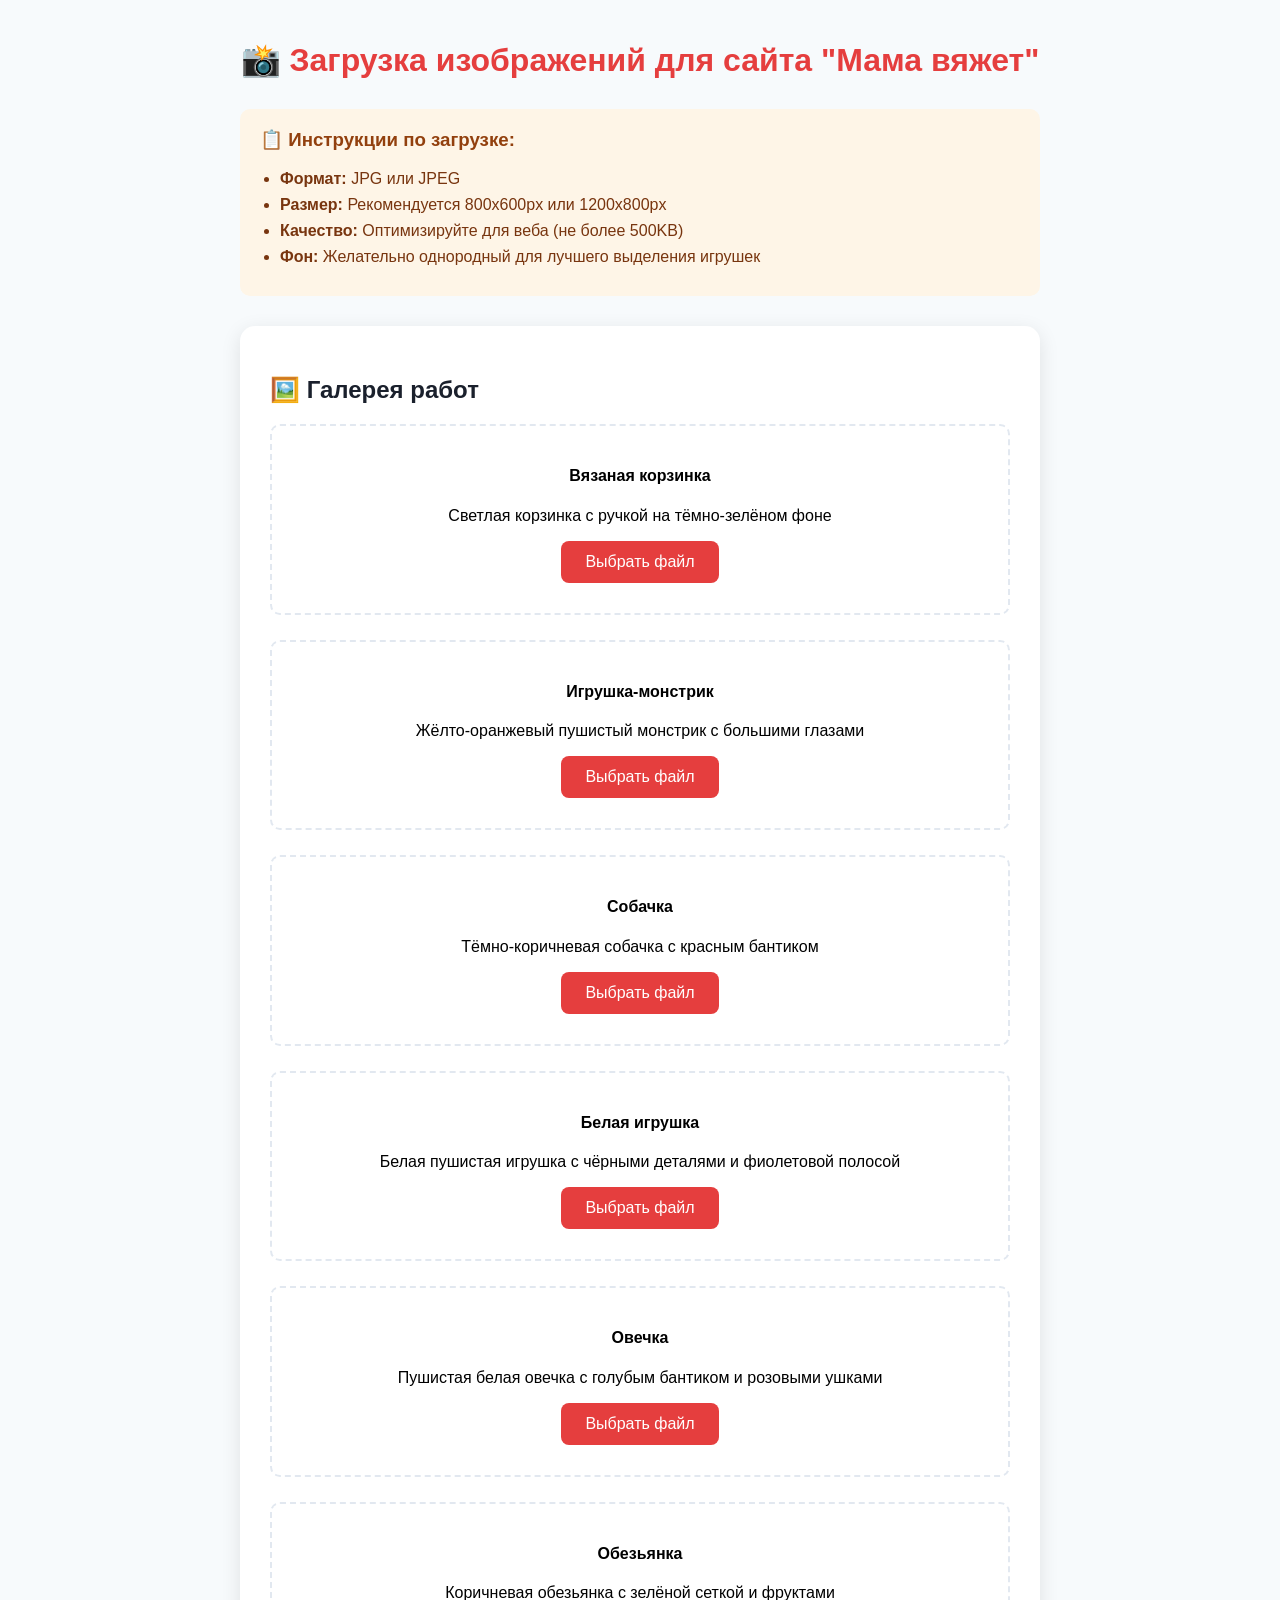
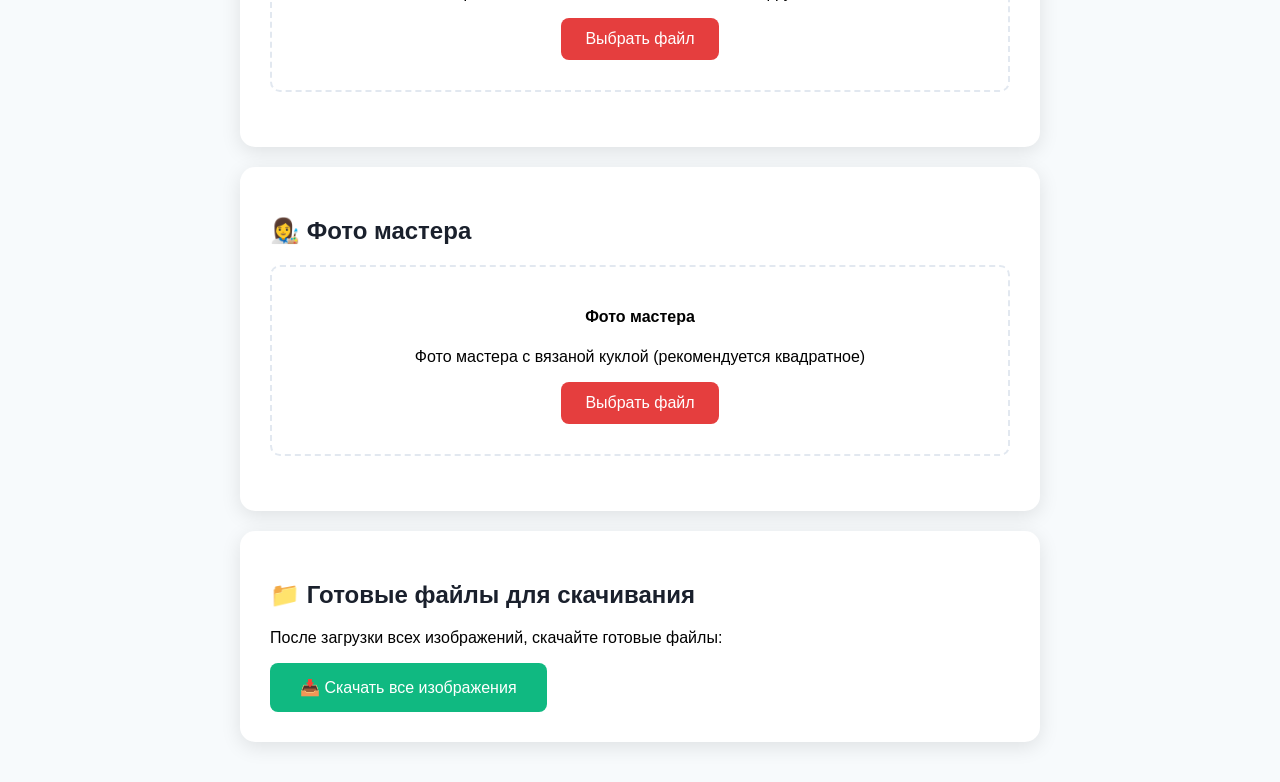
<file: upload.html>
<!DOCTYPE html>
<html lang="ru">
<head>
    <meta charset="UTF-8">
    <meta name="viewport" content="width=device-width, initial-scale=1.0">
    <title>Загрузка изображений - Мама вяжет</title>
    <style>
        body {
            font-family: 'Inter', sans-serif;
            max-width: 800px;
            margin: 0 auto;
            padding: 20px;
            background: #f7fafc;
        }
        .upload-section {
            background: white;
            padding: 30px;
            border-radius: 15px;
            margin-bottom: 20px;
            box-shadow: 0 5px 20px rgba(0, 0, 0, 0.1);
        }
        h1 {
            color: #e53e3e;
            text-align: center;
            margin-bottom: 30px;
        }
        h2 {
            color: #1a202c;
            margin-bottom: 20px;
        }
        .upload-item {
            margin-bottom: 25px;
            padding: 20px;
            border: 2px dashed #e2e8f0;
            border-radius: 10px;
            text-align: center;
            transition: border-color 0.3s ease;
        }
        .upload-item:hover {
            border-color: #e53e3e;
        }
        .upload-item input[type="file"] {
            display: none;
        }
        .upload-item label {
            display: inline-block;
            padding: 12px 24px;
            background: #e53e3e;
            color: white;
            border-radius: 8px;
            cursor: pointer;
            transition: background 0.3s ease;
        }
        .upload-item label:hover {
            background: #c53030;
        }
        .file-info {
            margin-top: 10px;
            font-size: 14px;
            color: #718096;
        }
        .preview {
            margin-top: 15px;
            max-width: 200px;
            max-height: 200px;
            border-radius: 8px;
            display: none;
        }
        .instructions {
            background: #fef5e7;
            padding: 20px;
            border-radius: 10px;
            margin-bottom: 30px;
        }
        .instructions h3 {
            color: #92400e;
            margin-top: 0;
        }
        .instructions ul {
            margin: 10px 0;
            padding-left: 20px;
        }
        .instructions li {
            margin-bottom: 8px;
            color: #78350f;
        }
    </style>
</head>
<body>
    <h1>📸 Загрузка изображений для сайта "Мама вяжет"</h1>
    
    <div class="instructions">
        <h3>📋 Инструкции по загрузке:</h3>
        <ul>
            <li><strong>Формат:</strong> JPG или JPEG</li>
            <li><strong>Размер:</strong> Рекомендуется 800x600px или 1200x800px</li>
            <li><strong>Качество:</strong> Оптимизируйте для веба (не более 500KB)</li>
            <li><strong>Фон:</strong> Желательно однородный для лучшего выделения игрушек</li>
        </ul>
    </div>

    <div class="upload-section">
        <h2>🖼️ Галерея работ</h2>
        
        <div class="upload-item">
            <h4>Вязаная корзинка</h4>
            <p>Светлая корзинка с ручкой на тёмно-зелёном фоне</p>
            <label for="basket">Выбрать файл</label>
            <input type="file" id="basket" accept=".jpg,.jpeg" onchange="handleFileSelect(this, 'basket')">
            <div class="file-info" id="basket-info"></div>
            <img class="preview" id="basket-preview">
        </div>

        <div class="upload-item">
            <h4>Игрушка-монстрик</h4>
            <p>Жёлто-оранжевый пушистый монстрик с большими глазами</p>
            <label for="monster">Выбрать файл</label>
            <input type="file" id="monster" accept=".jpg,.jpeg" onchange="handleFileSelect(this, 'monster')">
            <div class="file-info" id="monster-info"></div>
            <img class="preview" id="monster-preview">
        </div>

        <div class="upload-item">
            <h4>Собачка</h4>
            <p>Тёмно-коричневая собачка с красным бантиком</p>
            <label for="dog">Выбрать файл</label>
            <input type="file" id="dog" accept=".jpg,.jpeg" onchange="handleFileSelect(this, 'dog')">
            <div class="file-info" id="dog-info"></div>
            <img class="preview" id="dog-preview">
        </div>

        <div class="upload-item">
            <h4>Белая игрушка</h4>
            <p>Белая пушистая игрушка с чёрными деталями и фиолетовой полосой</p>
            <label for="white">Выбрать файл</label>
            <input type="file" id="white" accept=".jpg,.jpeg" onchange="handleFileSelect(this, 'white')">
            <div class="file-info" id="white-info"></div>
            <img class="preview" id="white-preview">
        </div>

        <div class="upload-item">
            <h4>Овечка</h4>
            <p>Пушистая белая овечка с голубым бантиком и розовыми ушками</p>
            <label for="sheep">Выбрать файл</label>
            <input type="file" id="sheep" accept=".jpg,.jpeg" onchange="handleFileSelect(this, 'sheep')">
            <div class="file-info" id="sheep-info"></div>
            <img class="preview" id="sheep-preview">
        </div>

        <div class="upload-item">
            <h4>Обезьянка</h4>
            <p>Коричневая обезьянка с зелёной сеткой и фруктами</p>
            <label for="monkey">Выбрать файл</label>
            <input type="file" id="monkey" accept=".jpg,.jpeg" onchange="handleFileSelect(this, 'monkey')">
            <div class="file-info" id="monkey-info"></div>
            <img class="preview" id="monkey-preview">
        </div>
    </div>

    <div class="upload-section">
        <h2>👩‍🎨 Фото мастера</h2>
        
        <div class="upload-item">
            <h4>Фото мастера</h4>
            <p>Фото мастера с вязаной куклой (рекомендуется квадратное)</p>
            <label for="master">Выбрать файл</label>
            <input type="file" id="master" accept=".jpg,.jpeg" onchange="handleFileSelect(this, 'master')">
            <div class="file-info" id="master-info"></div>
            <img class="preview" id="master-preview">
        </div>
    </div>

    <div class="upload-section">
        <h2>📁 Готовые файлы для скачивания</h2>
        <p>После загрузки всех изображений, скачайте готовые файлы:</p>
        <button onclick="downloadAll()" style="background: #10b981; color: white; padding: 15px 30px; border: none; border-radius: 8px; cursor: pointer; font-size: 16px;">
            📥 Скачать все изображения
        </button>
    </div>

    <script>
        function handleFileSelect(input, type) {
            const file = input.files[0];
            if (file) {
                const info = document.getElementById(type + '-info');
                const preview = document.getElementById(type + '-preview');
                
                // Показать информацию о файле
                info.innerHTML = `
                    <strong>Файл:</strong> ${file.name}<br>
                    <strong>Размер:</strong> ${(file.size / 1024).toFixed(1)} KB<br>
                    <strong>Тип:</strong> ${file.type}
                `;
                
                // Показать превью
                const reader = new FileReader();
                reader.onload = function(e) {
                    preview.src = e.target.result;
                    preview.style.display = 'block';
                };
                reader.readAsDataURL(file);
                
                // Сохранить файл в localStorage для скачивания
                localStorage.setItem(type + '_image', file.name);
            }
        }

        function downloadAll() {
            alert('Функция скачивания будет добавлена позже. Пока что просто скопируйте выбранные файлы в папку images/ вашего сайта.');
        }
    </script>
</body>
</html>
</file>
